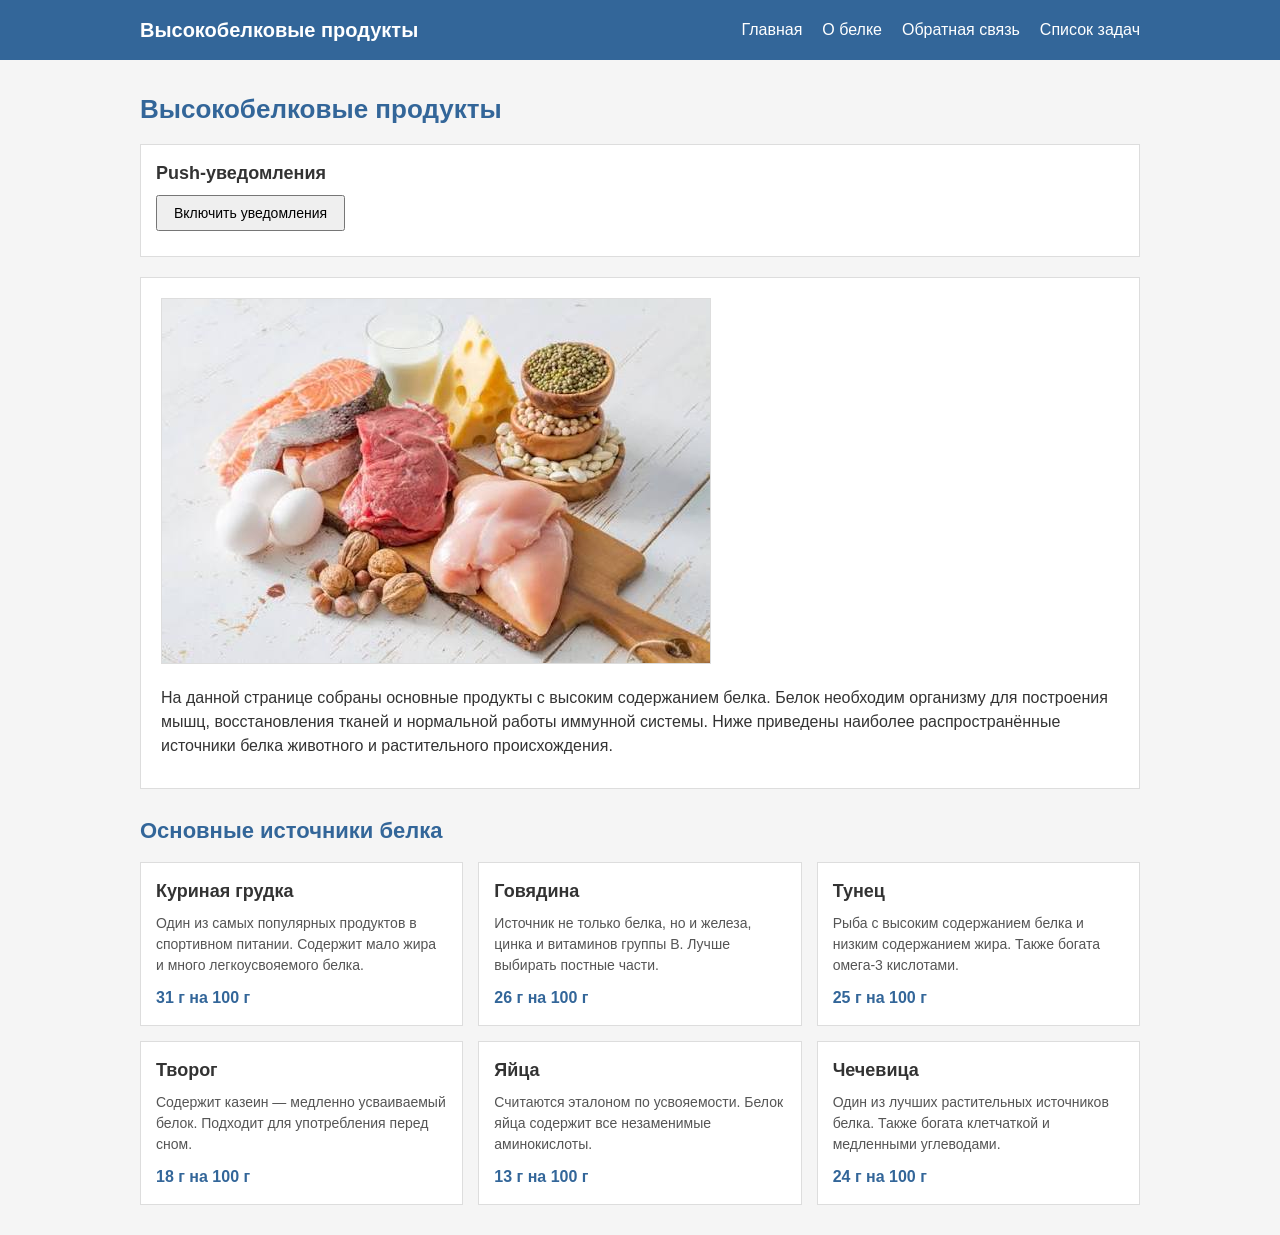
<file: index.html>
<!DOCTYPE html>
<html lang="ru">
<head>
  <meta charset="UTF-8">
  <meta name="viewport" content="width=device-width, initial-scale=1.0">
  <title>Высокобелковые продукты</title>
  <link rel="stylesheet" href="style.css">
  <meta name="theme-color" content="#336699">
  <link rel="manifest" href="/protein-pwa/manifest.json">
  <link rel="icon" href="/protein-pwa/icons/icon-192.png">
</head>
<body>
  <header>
    <div class="container">
      <nav>
        <a href="index.html" class="logo">Высокобелковые продукты</a>
        <ul class="nav-links">
          <li><a href="index.html">Главная</a></li>
          <li><a href="about.html">О белке</a></li>
          <li><a href="feedback.html">Обратная связь</a></li>
          <li><a href="todolist.html">Список задач</a></li>
        </ul>
      </nav>
    </div>
  </header>

  <main class="container">
    <h1>Высокобелковые продукты</h1>

    <div style="background:#fff;padding:15px;border:1px solid #ddd;margin-bottom:20px;">
      <h3>Push-уведомления</h3>
      <button id="pushBtn" onclick="togglePush()" style="padding:8px 16px;font-size:14px;cursor:pointer;">
        Включить уведомления
      </button>
      <button id="testBtn" onclick="testPush()" style="padding:8px 16px;font-size:14px;cursor:pointer;margin-left:10px;display:none;">
        Тест уведомления
      </button>
      <p id="pushStatus" style="font-size:13px;color:#666;margin-top:8px;"></p>
    </div>

    <div class="intro">
      <img src="images/meat.png" alt="Продукты с высоким содержанием белка" style="max-width:100%;height:auto;margin-bottom:15px;border:1px solid #ddd;">
      <p>
        На данной странице собраны основные продукты с высоким содержанием белка.
        Белок необходим организму для построения мышц, восстановления тканей и нормальной работы иммунной системы.
        Ниже приведены наиболее распространённые источники белка животного и растительного происхождения.
      </p>
    </div>

    <h2>Основные источники белка</h2>
    <div class="cards">
      <div class="card">
        <h3>Куриная грудка</h3>
        <p>Один из самых популярных продуктов в спортивном питании. Содержит мало жира и много легкоусвояемого белка.</p>
        <span class="value">31 г на 100 г</span>
      </div>
      <div class="card">
        <h3>Говядина</h3>
        <p>Источник не только белка, но и железа, цинка и витаминов группы B. Лучше выбирать постные части.</p>
        <span class="value">26 г на 100 г</span>
      </div>
      <div class="card">
        <h3>Тунец</h3>
        <p>Рыба с высоким содержанием белка и низким содержанием жира. Также богата омега-3 кислотами.</p>
        <span class="value">25 г на 100 г</span>
      </div>
      <div class="card">
        <h3>Творог</h3>
        <p>Содержит казеин — медленно усваиваемый белок. Подходит для употребления перед сном.</p>
        <span class="value">18 г на 100 г</span>
      </div>
      <div class="card">
        <h3>Яйца</h3>
        <p>Считаются эталоном по усвояемости. Белок яйца содержит все незаменимые аминокислоты.</p>
        <span class="value">13 г на 100 г</span>
      </div>
      <div class="card">
        <h3>Чечевица</h3>
        <p>Один из лучших растительных источников белка. Также богата клетчаткой и медленными углеводами.</p>
        <span class="value">24 г на 100 г</span>
      </div>
    </div>
  </main>

  <script>
    if ('serviceWorker' in navigator) {
      window.addEventListener('load', async () => {
        try {
          const registration = await navigator.serviceWorker.register('/protein-pwa/service-worker.js');
          console.log('SW ok', registration.scope);
          updateUI();
        } catch (error) {
          console.error('SW fail', error);
        }
      });
    }

    async function updateUI() {
      const pushBtn = document.getElementById('pushBtn');
      const testBtn = document.getElementById('testBtn');
      const status = document.getElementById('pushStatus');
      if (!pushBtn) return;

      const registration = await navigator.serviceWorker.ready;
      const subscription = await registration.pushManager.getSubscription();

      if (subscription) {
        pushBtn.textContent = 'Отключить уведомления';
        testBtn.style.display = 'inline-block';
        status.textContent = 'Уведомления включены';
      } else {
        pushBtn.textContent = 'Включить уведомления';
        testBtn.style.display = 'none';
        status.textContent = 'Уведомления отключены';
      }
    }

    async function togglePush() {
      const pushBtn = document.getElementById('pushBtn');
      const status = document.getElementById('pushStatus');

      if (!('Notification' in window)) {
        status.textContent = 'Браузер не поддерживает уведомления';
        return;
      }

      const registration = await navigator.serviceWorker.ready;
      const subscription = await registration.pushManager.getSubscription();

      if (subscription) {
        await subscription.unsubscribe();
        status.textContent = 'Отключено';
      } else {
        const permission = await Notification.requestPermission();
        if (permission === 'granted') {
          try {
            await registration.pushManager.subscribe({
              userVisibleOnly: true,
              applicationServerKey: Uint8Array.from([
                4, 181, 231, 162, 72, 199, 213, 143, 201, 130, 240, 191, 162, 59, 178, 61,
                251, 215, 31, 51, 230, 164, 55, 173, 78, 162, 61, 154, 18, 221, 21, 231,
                161, 175, 43, 61, 164, 49, 215, 17, 12, 174, 12, 183, 38, 75, 103, 12,
                183, 163, 140, 126, 90, 232, 134, 228, 26, 162, 51, 145, 232, 219, 17, 142, 175
              ])
            });
            status.textContent = 'Включено';
          } catch (error) {
            status.textContent = 'Включено (без сервера)';
          }
        } else {
          status.textContent = 'Разрешение отклонено';
        }
      }
      updateUI();
    }

    async function testPush() {
      const registration = await navigator.serviceWorker.ready;
      if (registration.active) {
        registration.active.postMessage({
          type: 'TEST_PUSH',
          title: 'Возвращайтесь!',
          body: 'Заходи в приложение'
        });
      }
    }
  </script>

  <script
    type="module"
    src="https://static.cloudflareinsights.com/beacon.min.js/v4513226cdae34746b4dedf0b4dfa099e1781791509496"
    integrity="sha512-ZE9pZaUXND66v380QUtch/5sE9tPFh2zg45pR2PB0CVkCtOREv2AJKkSidISWkysEuQ0EH8faUU5du78bx87UQ=="
    data-cf-beacon='{"version":"2024.11.0","token":"4655f3c58dd6497fb7ddb85b68480db7","server_timing":{"name":{"cfCacheStatus":true,"cfEdge":true,"cfExtPri":true,"cfL4":true,"cfOrigin":true,"cfSpeedBrain":true},"location_startswith":null}}'
    crossorigin="anonymous"
  ></script>
</body>
</html>
</file>
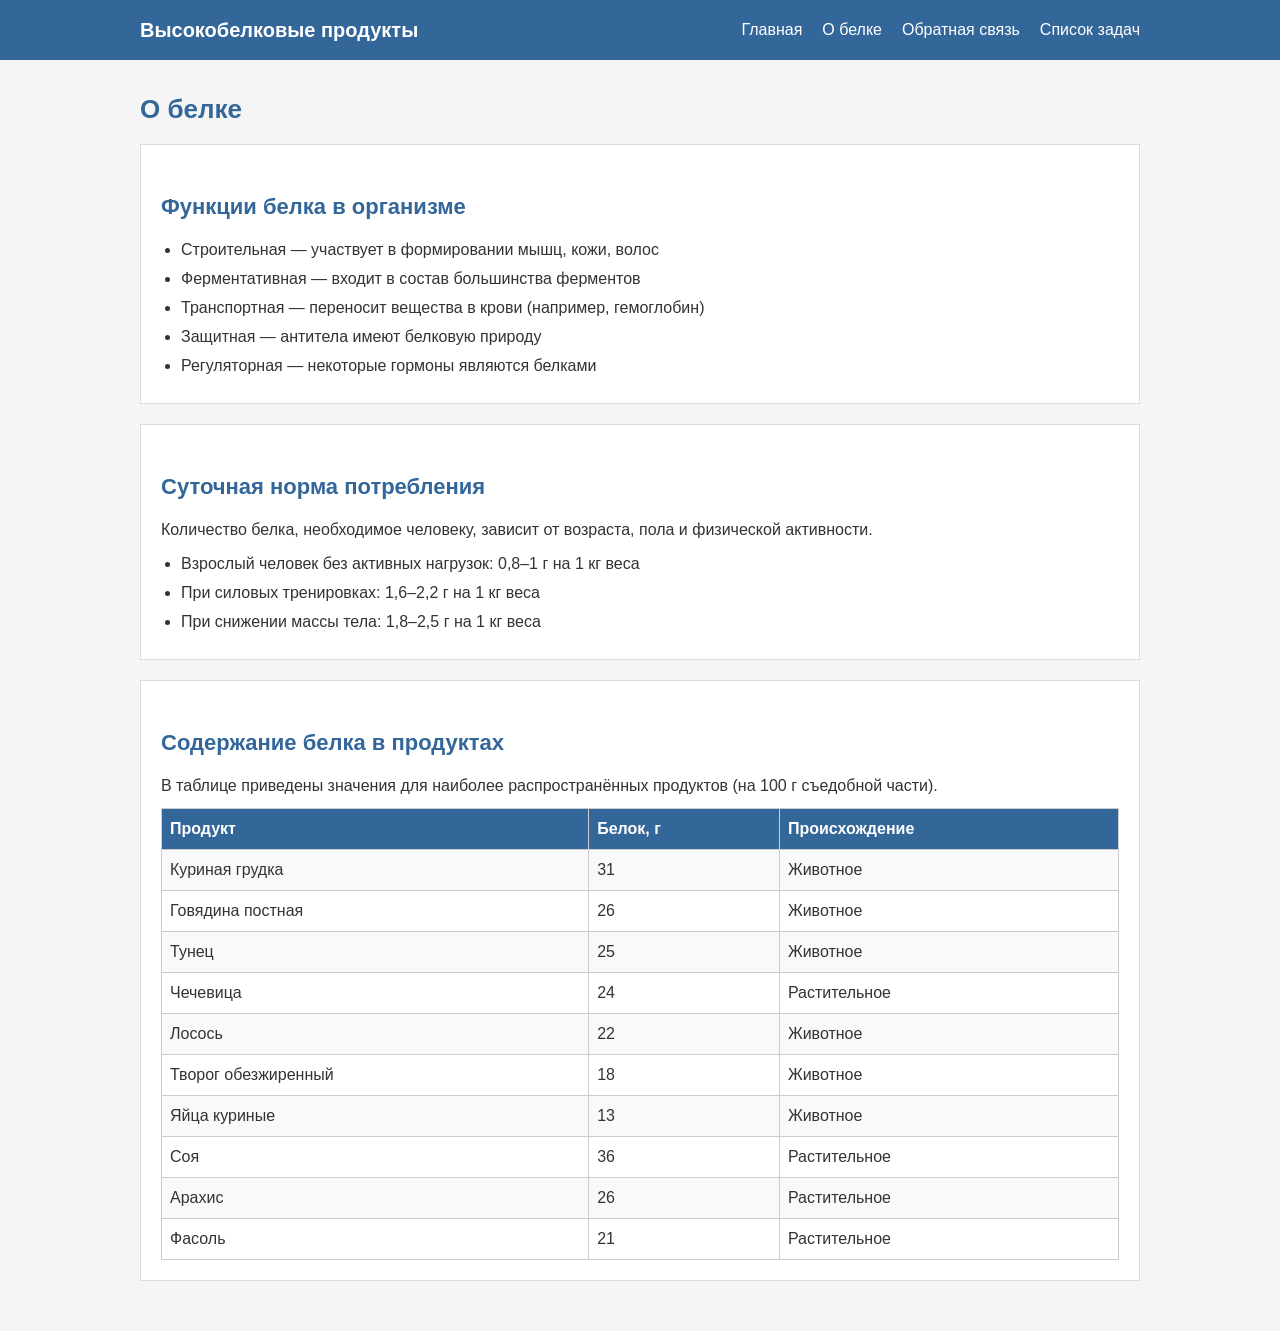
<file: about.html>
<!DOCTYPE html>
<html lang="ru">
<head>
    <meta charset="UTF-8">
    <meta name="viewport" content="width=device-width, initial-scale=1.0">
    <title>О белке</title>
    <link rel="stylesheet" href="style.css">
    <meta name="theme-color" content="#336699">
    <link rel="manifest" href="/protein-pwa/manifest.json">
    <link rel="icon" href="/protein-pwa/icons/icon-192.png">
</head>
<body>
    <header>
        <div class="container">
            <nav>
                <a href="index.html" class="logo">Высокобелковые продукты</a>
                <ul class="nav-links">
                    <li><a href="index.html">Главная</a></li>
                    <li><a href="about.html">О белке</a></li>
                    <li><a href="feedback.html">Обратная связь</a></li>
                    <li><a href="todolist.html">Список задач</a></li>
                </ul>
            </nav>
        </div>
    </header>

    <main class="container">
        <h1>О белке</h1>

        <div class="info-block">
            <h2>Функции белка в организме</h2>
            <ul>
                <li>Строительная — участвует в формировании мышц, кожи, волос</li>
                <li>Ферментативная — входит в состав большинства ферментов</li>
                <li>Транспортная — переносит вещества в крови (например, гемоглобин)</li>
                <li>Защитная — антитела имеют белковую природу</li>
                <li>Регуляторная — некоторые гормоны являются белками</li>
            </ul>
        </div>

        <div class="info-block">
            <h2>Суточная норма потребления</h2>
            <p>Количество белка, необходимое человеку, зависит от возраста, пола и физической активности.</p>
            <ul>
                <li>Взрослый человек без активных нагрузок: 0,8–1 г на 1 кг веса</li>
                <li>При силовых тренировках: 1,6–2,2 г на 1 кг веса</li>
                <li>При снижении массы тела: 1,8–2,5 г на 1 кг веса</li>
            </ul>
        </div>

        <div class="info-block">
            <h2>Содержание белка в продуктах</h2>
            <p>В таблице приведены значения для наиболее распространённых продуктов (на 100 г съедобной части).</p>
            <table>
                <tr>
                    <th>Продукт</th>
                    <th>Белок, г</th>
                    <th>Происхождение</th>
                </tr>
                <tr><td>Куриная грудка</td><td>31</td><td>Животное</td></tr>
                <tr><td>Говядина постная</td><td>26</td><td>Животное</td></tr>
                <tr><td>Тунец</td><td>25</td><td>Животное</td></tr>
                <tr><td>Чечевица</td><td>24</td><td>Растительное</td></tr>
                <tr><td>Лосось</td><td>22</td><td>Животное</td></tr>
                <tr><td>Творог обезжиренный</td><td>18</td><td>Животное</td></tr>
                <tr><td>Яйца куриные</td><td>13</td><td>Животное</td></tr>
                <tr><td>Соя</td><td>36</td><td>Растительное</td></tr>
                <tr><td>Арахис</td><td>26</td><td>Растительное</td></tr>
                <tr><td>Фасоль</td><td>21</td><td>Растительное</td></tr>
            </table>
        </div>
    </main>

<script>
if ('serviceWorker' in navigator) {
    window.addEventListener('load', async () => {
        try {
            const reg = await navigator.serviceWorker.register('/protein-pwa/service-worker.js');
            console.log('SW registered', reg.scope);
        } catch (err) {
            console.error('SW failed', err);
        }
    });
}
</script>
</body>
</html>
</file>
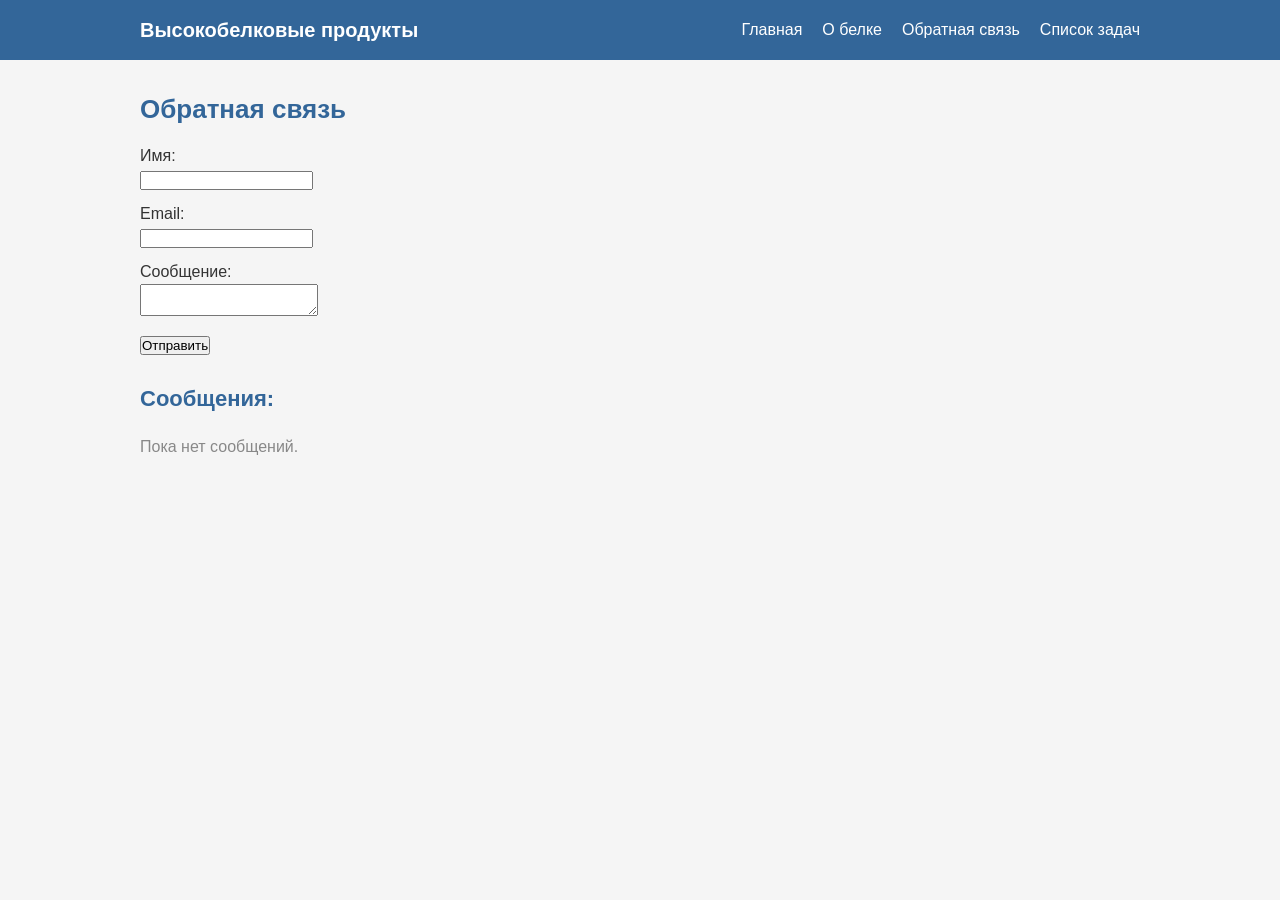
<file: feedback.html>
<!DOCTYPE html>
<html lang="ru">
<head>
<meta charset="UTF-8">
<meta name="viewport" content="width=device-width, initial-scale=1.0">
<title>Обратная связь</title>
<link rel="stylesheet" href="style.css">
<meta name="theme-color" content="#336699">
<link rel="manifest" href="/protein-pwa/manifest.json">
<link rel="icon" href="/protein-pwa/icons/icon-192.png">
<style>
    .feedback-list {
        margin-top: 20px;
    }
    .feedback-item {
        border: 1px solid #ccc;
        padding: 12px;
        margin-bottom: 10px;
        background: #fff;
    }
    .feedback-item strong {
        color: #336699;
    }
    .feedback-item .date {
        font-size: 12px;
        color: #888;
    }
</style>
</head>
<body>
<header>
<div class="container">
<nav>
<a href="index.html" class="logo">Высокобелковые продукты</a>
<ul class="nav-links">
<li><a href="index.html">Главная</a></li>
<li><a href="about.html">О белке</a></li>
<li><a href="feedback.html">Обратная связь</a></li>
<li><a href="todolist.html">Список задач</a></li>
</ul>
</nav>
</div>
</header>
<main class="container">
<h1>Обратная связь</h1>
<div id="status" class="status" style="display:none;padding:10px;margin-bottom:15px;background:#e8f0f7;border:1px solid #336699;"></div>
<form id="feedbackForm">
<p><label>Имя:<br><input type="text" id="fbName" required></label></p>
<p><label>Email:<br><input type="email" id="fbEmail" required></label></p>
<p><label>Сообщение:<br><textarea id="fbMessage" required></textarea></label></p>
<p><button type="submit">Отправить</button></p>
</form>

<h2>Сообщения:</h2>
<div id="feedbackList" class="feedback-list"></div>
</main>

<script>
function showStatus(text) {
    let el = document.getElementById('status');
    el.textContent = text;
    el.style.display = 'block';
    setTimeout(function() { el.style.display = 'none'; }, 2000);
}

function loadFeedback() {
    let list = document.getElementById('feedbackList');
    let saved = localStorage.getItem('feedback');
    let items = [];
    if (saved) {
        try { items = JSON.parse(saved); } catch(e) {}
    }
    list.innerHTML = '';
    if (items.length === 0) {
        list.innerHTML = '<p style="color:#888;">Пока нет сообщений.</p>';
        return;
    }
    for (let i = items.length - 1; i >= 0; i--) {
        let r = items[i];
        let div = document.createElement('div');
        div.className = 'feedback-item';
        div.innerHTML = '<strong>' + escapeHtml(r.name) + '</strong> ' +
            '<span class="date">(' + r.date + ')</span><br>' +
            escapeHtml(r.message);
        list.appendChild(div);
    }
}

function escapeHtml(text) {
    let div = document.createElement('div');
    div.textContent = text;
    return div.innerHTML;
}

document.getElementById('feedbackForm').addEventListener('submit', function(e) {
    e.preventDefault();
    let name = document.getElementById('fbName').value.trim();
    let email = document.getElementById('fbEmail').value.trim();
    let message = document.getElementById('fbMessage').value.trim();

    if (!name || !email || !message) {
        showStatus('Заполните все поля');
        return;
    }

    let saved = localStorage.getItem('feedback');
    let items = [];
    if (saved) {
        try { items = JSON.parse(saved); } catch(e) {}
    }

    let now = new Date();
    let dateStr = now.getFullYear() + '-' +
        String(now.getMonth()+1).padStart(2,'0') + '-' +
        String(now.getDate()).padStart(2,'0') + ' ' +
        String(now.getHours()).padStart(2,'0') + ':' +
        String(now.getMinutes()).padStart(2,'0');

    items.push({
        name: name,
        email: email,
        message: message,
        date: dateStr
    });

    localStorage.setItem('feedback', JSON.stringify(items));
    document.getElementById('feedbackForm').reset();
    showStatus('Отправлено!');
    loadFeedback();
});

loadFeedback();

if ('serviceWorker' in navigator) {
    window.addEventListener('load', async () => {
        try {
            const reg = await navigator.serviceWorker.register('/protein-pwa/service-worker.js');
            console.log('SW registered', reg.scope);
        } catch (err) {
            console.error('SW failed', err);
        }
    });
}
</script>
</body>
</html>
</file>
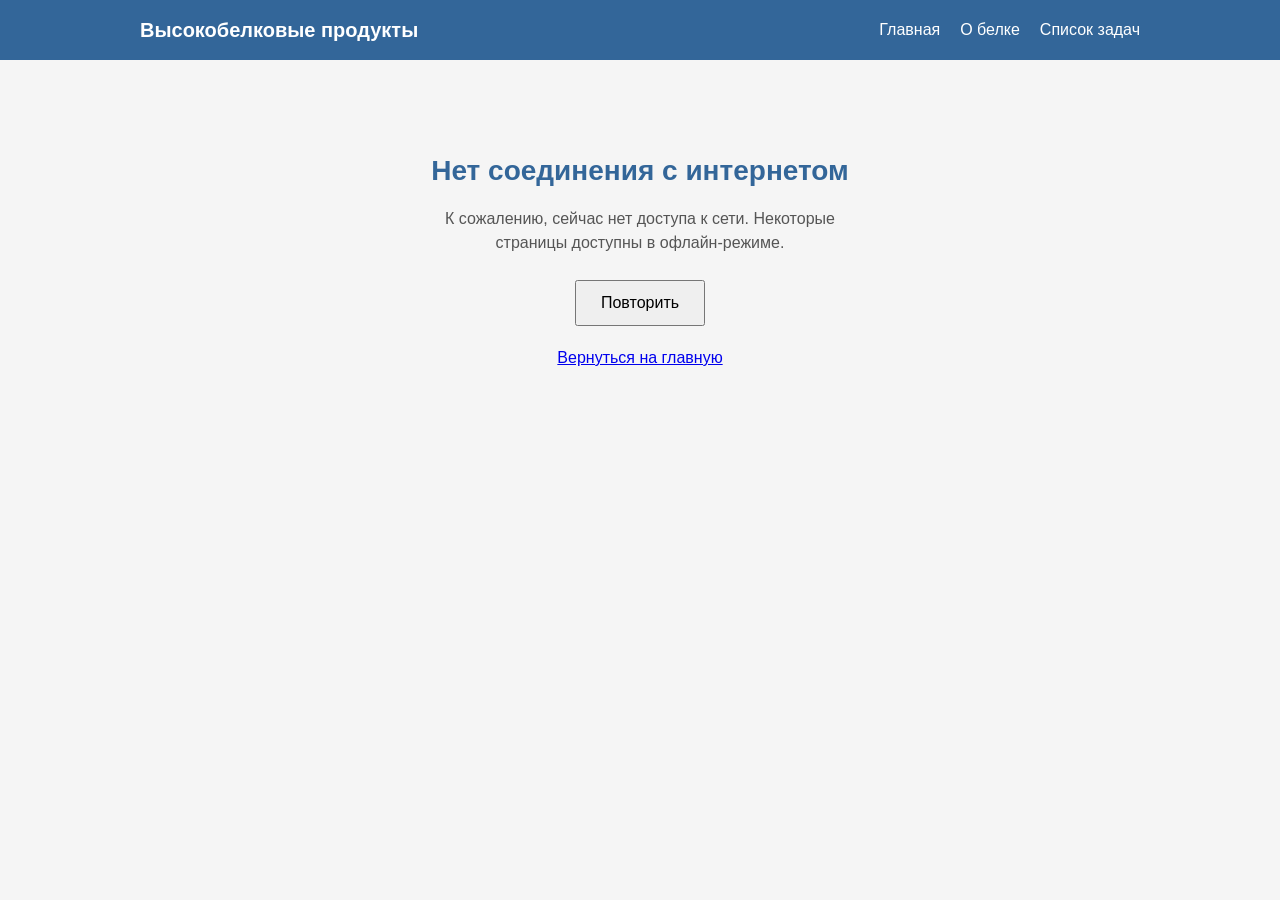
<file: offline.html>
<!DOCTYPE html>
<html lang="ru">
<head>
    <meta charset="UTF-8">
    <meta name="viewport" content="width=device-width, initial-scale=1.0">
    <title>Нет соединения</title>
    <link rel="stylesheet" href="style.css">
    <style>
        .offline-box {
            text-align: center;
            padding: 60px 20px;
            max-width: 500px;
            margin: 0 auto;
        }
        .offline-box h1 {
            font-size: 28px;
            margin-bottom: 15px;
        }
        .offline-box p {
            font-size: 16px;
            color: #555;
            margin-bottom: 25px;
        }
        .offline-box button {
            padding: 12px 24px;
            font-size: 16px;
            cursor: pointer;
        }
    </style>
</head>
<body>
    <header>
        <div class="container">
            <nav>
                <a href="index.html" class="logo">Высокобелковые продукты</a>
                <ul class="nav-links">
                    <li><a href="index.html">Главная</a></li>
                    <li><a href="about.html">О белке</a></li>
                    <li><a href="todolist.html">Список задач</a></li>
                </ul>
            </nav>
        </div>
    </header>

    <main class="container">
        <div class="offline-box">
            <h1>Нет соединения с интернетом</h1>
            <p>К сожалению, сейчас нет доступа к сети. Некоторые страницы доступны в офлайн-режиме.</p>
            <button onclick="window.location.reload()">Повторить</button>
            <p style="margin-top:20px;"><a href="index.html">Вернуться на главную</a></p>
        </div>
    </main>
</body>
</html>
</file>
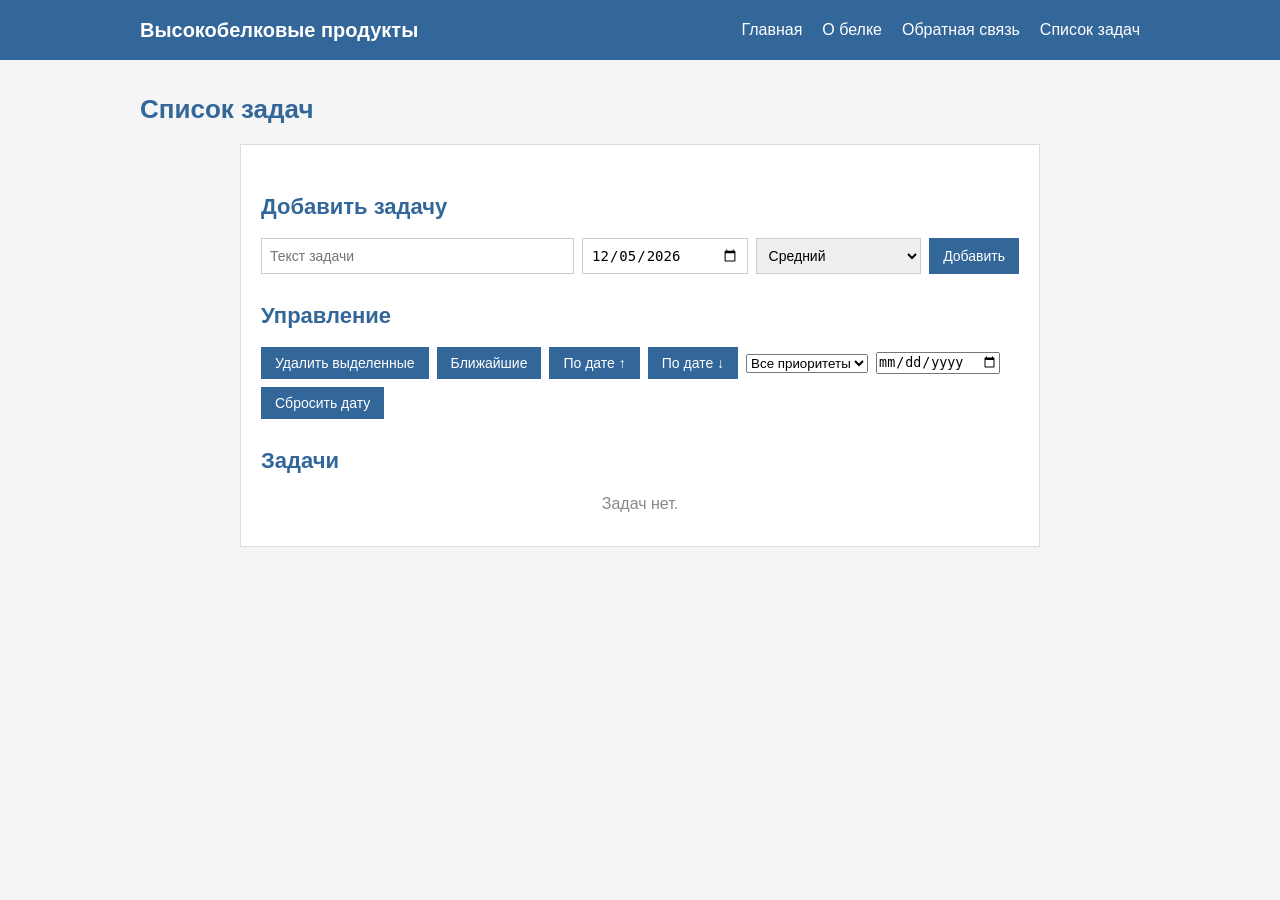
<file: todolist.html>
<!DOCTYPE html>
<html lang="ru">
<head>
<meta charset="UTF-8">
<meta name="viewport" content="width=device-width, initial-scale=1.0">
<title>Список задач</title>
<link rel="stylesheet" href="style.css">
<meta name="theme-color" content="#336699">
<link rel="manifest" href="/protein-pwa/manifest.json">
<link rel="icon" href="/protein-pwa/icons/icon-192.png">
<style>
    .todo-box {
        background: #fff;
        padding: 20px;
        border: 1px solid #ddd;
        max-width: 800px;
        margin: 0 auto;
    }
    .add-form {
        display: flex;
        gap: 8px;
        flex-wrap: wrap;
        margin-bottom: 15px;
    }
    .add-form input[type="text"] {
        flex: 2;
        min-width: 200px;
    }
    .add-form input[type="date"],
    .add-form select {
        flex: 1;
        min-width: 120px;
    }
    .add-form input, .add-form select {
        padding: 8px;
        border: 1px solid #ccc;
        font-size: 14px;
    }
    .controls {
        display: flex;
        gap: 8px;
        flex-wrap: wrap;
        margin-bottom: 15px;
        align-items: center;
    }
    button {
        background-color: #336699;
        color: #fff;
        border: none;
        padding: 8px 14px;
        cursor: pointer;
        font-size: 14px;
    }
    button:hover {
        background-color: #264d73;
    }
    button.danger {
        background-color: #993333;
    }
    button.danger:hover {
        background-color: #661f1f;
    }
    .task {
        border: 1px solid #ccc;
        padding: 10px;
        margin-bottom: 8px;
        background: #fafafa;
    }
    .task.done {
        background: #eee;
        color: #888;
    }
    .task.done .task-text {
        text-decoration: line-through;
    }
    .task.priority-high {
        border-left: 4px solid #993333;
    }
    .task.priority-medium {
        border-left: 4px solid #cc8800;
    }
    .task.priority-low {
        border-left: 4px solid #339933;
    }
    .task-head {
        display: flex;
        align-items: center;
        gap: 10px;
    }
    .task-head input[type="checkbox"] {
        width: 18px;
        height: 18px;
    }
    .task-text {
        flex: 1;
        font-weight: bold;
    }
    .task-meta {
        font-size: 13px;
        color: #666;
        margin-top: 5px;
        margin-left: 56px;
    }
    .task-actions {
        margin-top: 8px;
        margin-left: 56px;
        display: flex;
        gap: 5px;
    }
    .task-actions button {
        padding: 4px 10px;
        font-size: 12px;
    }
    .status {
        padding: 8px;
        margin-bottom: 10px;
        background: #e8f0f7;
        border: 1px solid #336699;
        display: none;
    }
</style>
</head>
<body>
<header>
    <div class="container">
        <nav>
            <a href="index.html" class="logo">Высокобелковые продукты</a>
            <ul class="nav-links">
                <li><a href="index.html">Главная</a></li>
                <li><a href="about.html">О белке</a></li>
                <li><a href="feedback.html">Обратная связь</a></li>
                <li><a href="todolist.html">Список задач</a></li>
            </ul>
        </nav>
    </div>
</header>

<main class="container">
    <h1>Список задач</h1>

    <div class="todo-box">
        <div id="status" class="status"></div>

        <h2>Добавить задачу</h2>
        <div class="add-form">
            <input type="text" id="taskText" placeholder="Текст задачи">
            <input type="date" id="taskDate">
            <select id="taskPriority">
                <option value="medium">Средний</option>
                <option value="high">Высокий</option>
                <option value="low">Низкий</option>
            </select>
            <button onclick="addTask()">Добавить</button>
        </div>

        <h2>Управление</h2>
        <div class="controls">
            <button onclick="deleteSelected()">Удалить выделенные</button>
            <button onclick="sortByProximity()">Ближайшие</button>
            <button onclick="sortByDateAsc()">По дате ↑</button>
            <button onclick="sortByDateDesc()">По дате ↓</button>
            <select id="filterPriority" onchange="render()">
                <option value="all">Все приоритеты</option>
                <option value="high">Высокий</option>
                <option value="medium">Средний</option>
                <option value="low">Низкий</option>
            </select>
            <input type="date" id="filterDate" onchange="render()">
            <button onclick="clearDateFilter()">Сбросить дату</button>
        </div>

        <h2>Задачи</h2>
        <div id="taskList"></div>
    </div>
</main>

<script src="script.js"></script>
<script>
if ('serviceWorker' in navigator) {
    window.addEventListener('load', async () => {
        try {
            const reg = await navigator.serviceWorker.register('/protein-pwa/service-worker.js');
            console.log('SW registered', reg.scope);
        } catch (err) {
            console.error('SW failed', err);
        }
    });
}
</script>
</body>
</html>
</file>
<file: style.css>
* {
    margin: 0;
    padding: 0;
    box-sizing: border-box;
}

body {
    font-family: Arial, sans-serif;
    background-color: #f5f5f5;
    color: #333;
    line-height: 1.5;
}

.container {
    width: 90%;
    max-width: 1000px;
    margin: 0 auto;
}


header {
    background-color: #336699;
    color: #fff;
    padding: 15px 0;
}

nav {
    display: flex;
    justify-content: space-between;
    align-items: center;
}

.logo {
    font-size: 20px;
    font-weight: bold;
    color: #fff;
    text-decoration: none;
}

.nav-links {
    list-style: none;
    display: flex;
    gap: 20px;
}

.nav-links a {
    color: #fff;
    text-decoration: none;
}

.nav-links a:hover {
    text-decoration: underline;
}


main {
    padding: 30px 0;
    min-height: 60vh;
}

h1 {
    font-size: 26px;
    color: #336699;
    margin-bottom: 15px;
}

h2 {
    font-size: 22px;
    color: #336699;
    margin: 25px 0 15px 0;
}

h3 {
    font-size: 18px;
    color: #333;
    margin-bottom: 8px;
}

p {
    margin-bottom: 10px;
}


.intro {
    background: #fff;
    padding: 20px;
    border: 1px solid #ddd;
    margin-bottom: 25px;
}


.cards {
    display: grid;
    grid-template-columns: repeat(3, 1fr);
    gap: 15px;
    margin-top: 15px;
}

.card {
    background: #fff;
    padding: 15px;
    border: 1px solid #ddd;
}

.card p {
    font-size: 14px;
    color: #555;
}

.card .value {
    display: block;
    margin-top: 10px;
    font-weight: bold;
    color: #336699;
}


.info-block {
    background: #fff;
    padding: 20px;
    border: 1px solid #ddd;
    margin-bottom: 20px;
}

.info-block ul {
    margin-left: 20px;
    margin-top: 10px;
}

.info-block ul li {
    margin-bottom: 5px;
}


table {
    width: 100%;
    border-collapse: collapse;
    background: #fff;
    margin-top: 10px;
}

table th, table td {
    border: 1px solid #ccc;
    padding: 8px;
    text-align: left;
}

table th {
    background-color: #336699;
    color: #fff;
}

table tr:nth-child(even) {
    background-color: #f9f9f9;
}


footer {
    background-color: #336699;
    color: #fff;
    text-align: center;
    padding: 15px 0;
    margin-top: 30px;
}


/* ===== АДАПТИВНОСТЬ ДЛЯ ТЕЛЕФОНОВ ===== */
@media (max-width: 768px) {
    .container {
        width: 95%;
    }

    nav {
        flex-direction: column;
        gap: 10px;
        align-items: flex-start;
    }

    .logo {
        font-size: 18px;
    }

    .nav-links {
        flex-wrap: wrap;
        gap: 12px;
        font-size: 14px;
    }

    .cards {
        grid-template-columns: 1fr;
    }

    h1 {
        font-size: 22px;
    }

    h2 {
        font-size: 18px;
    }

    table {
        font-size: 14px;
    }

    table th, table td {
        padding: 6px;
    }
}
</file>
